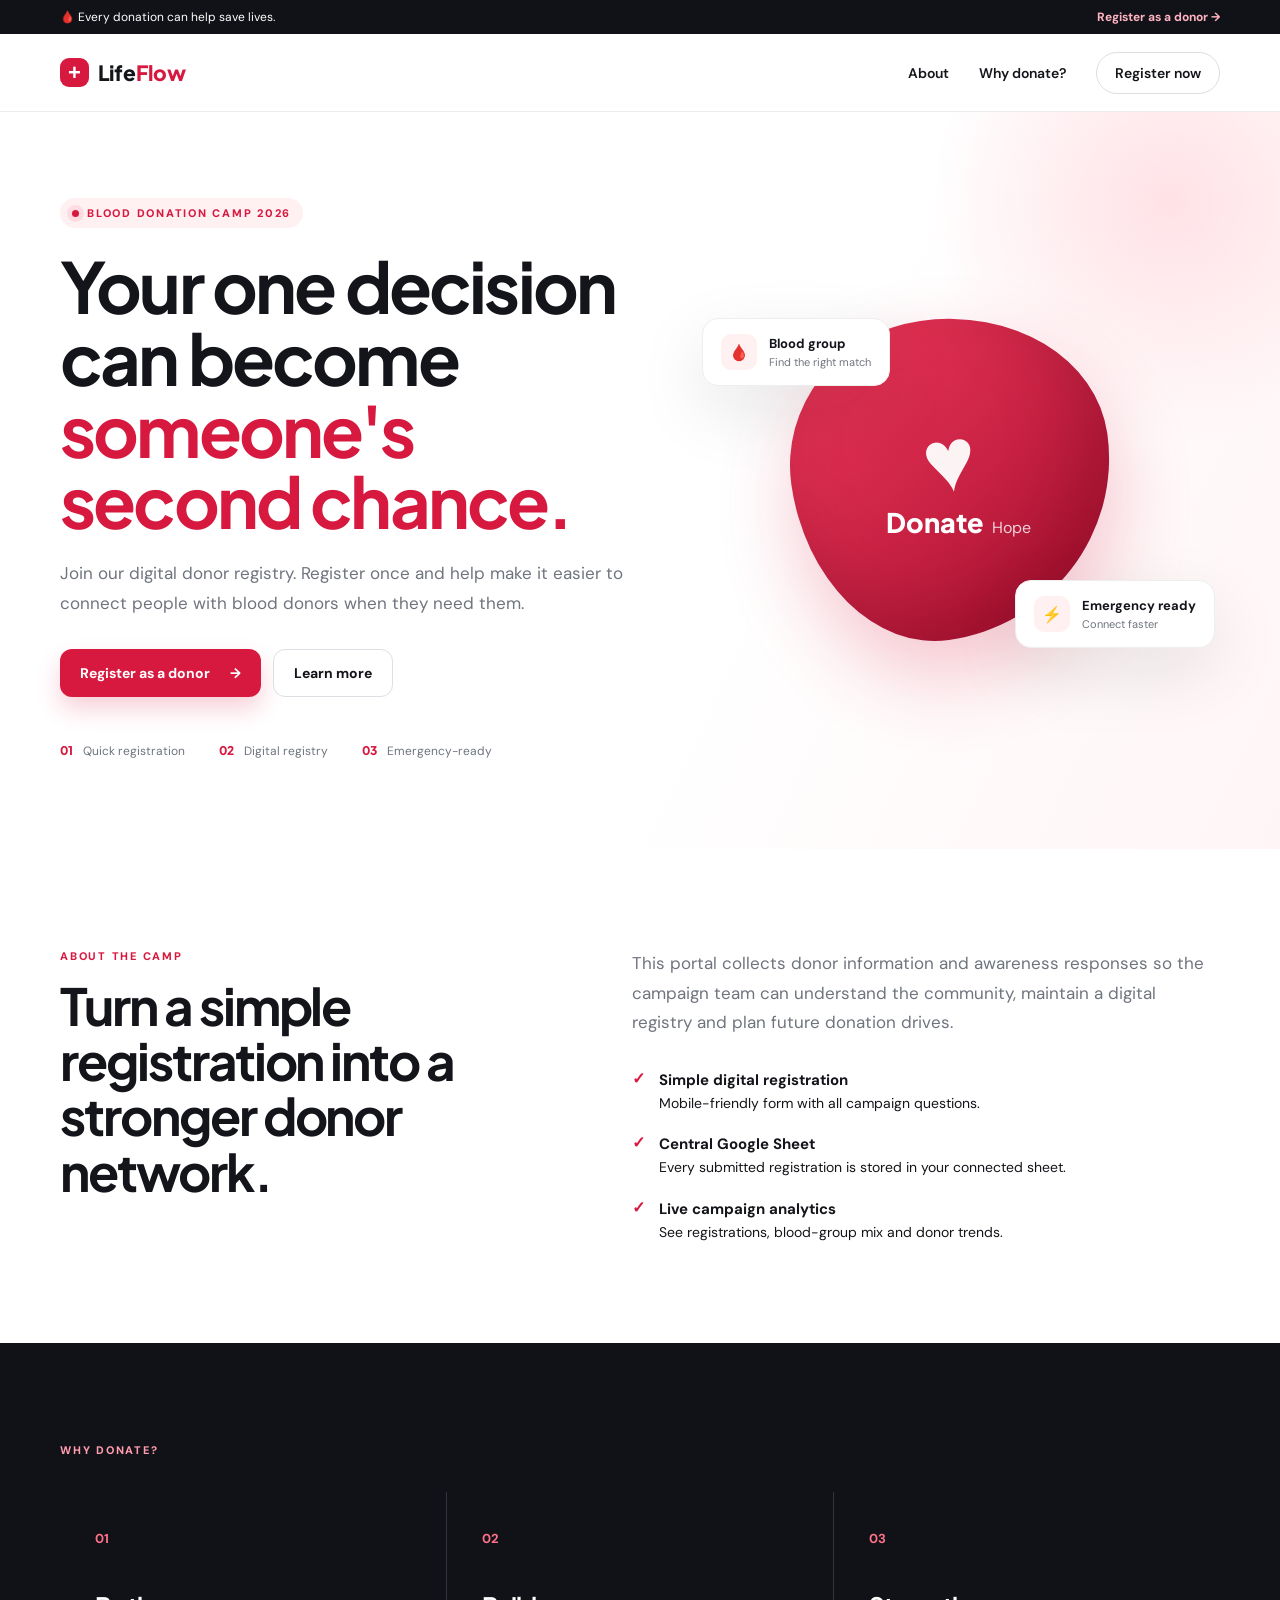
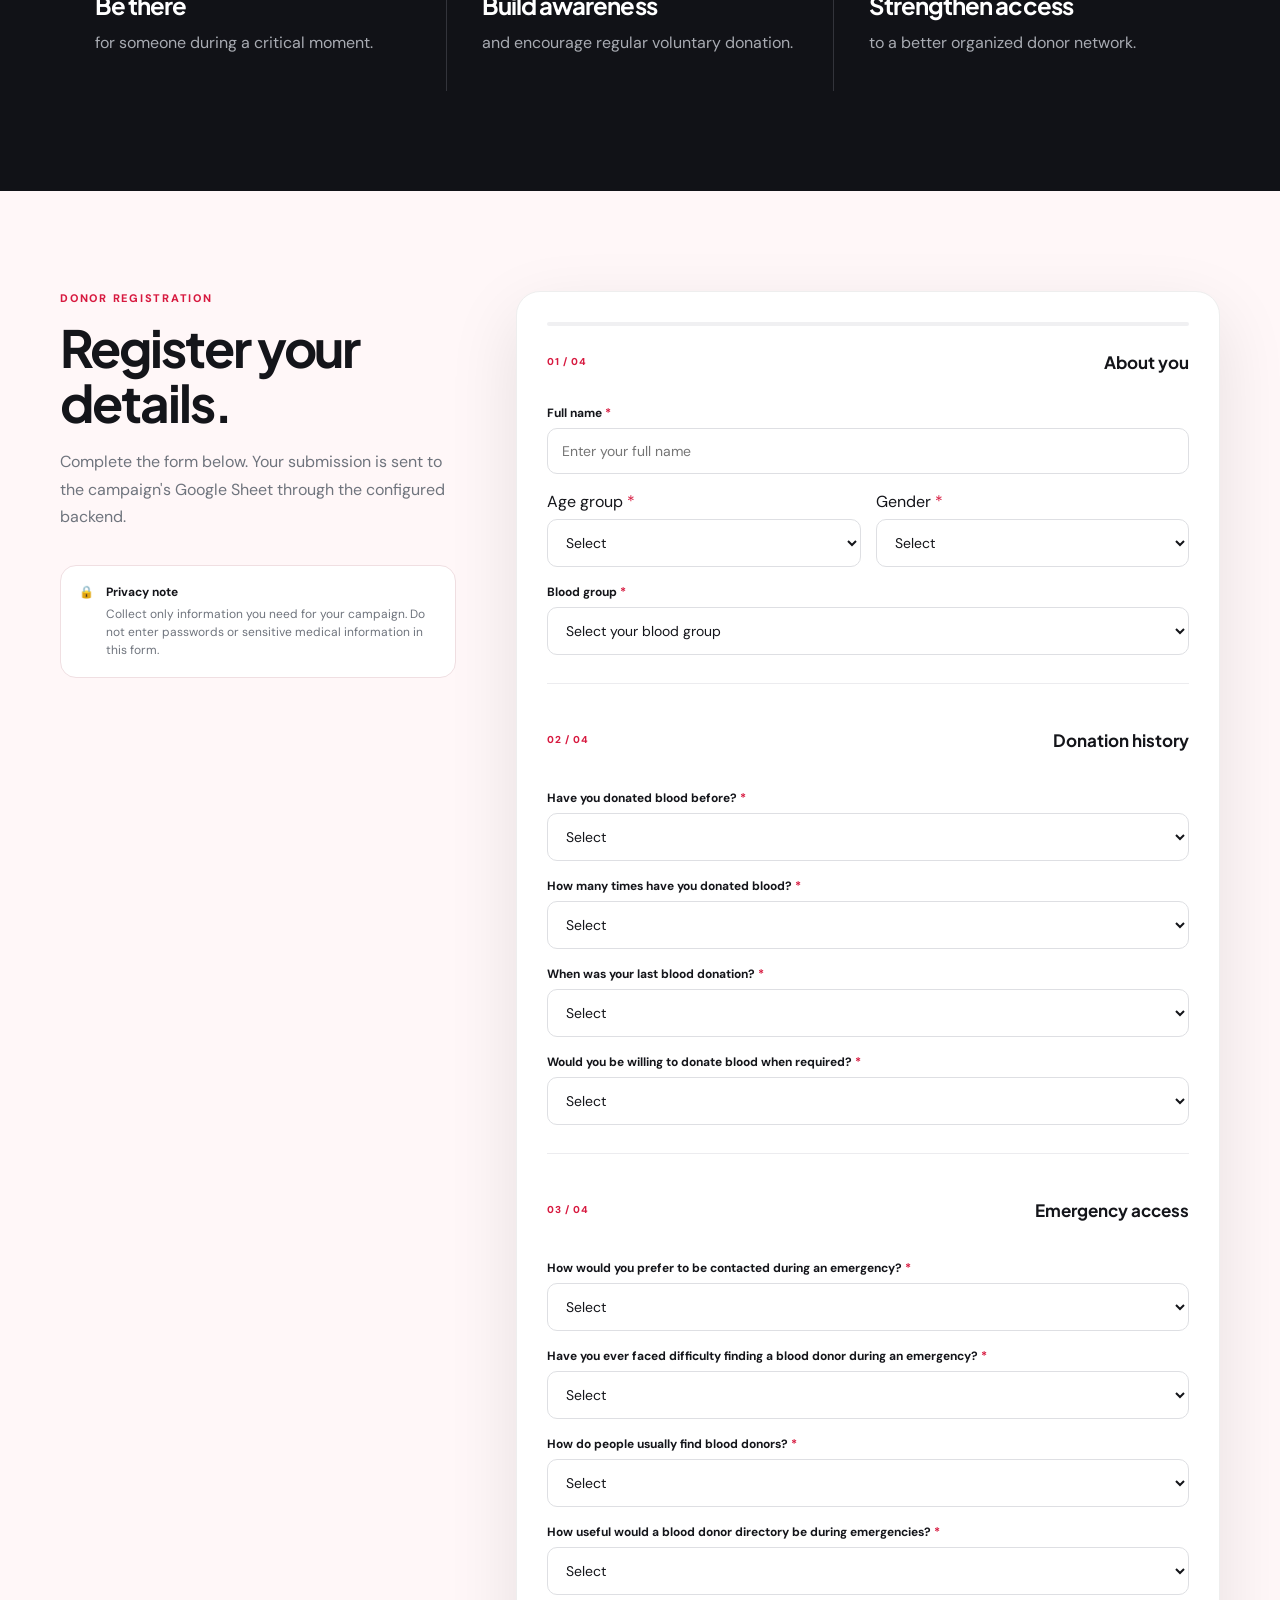
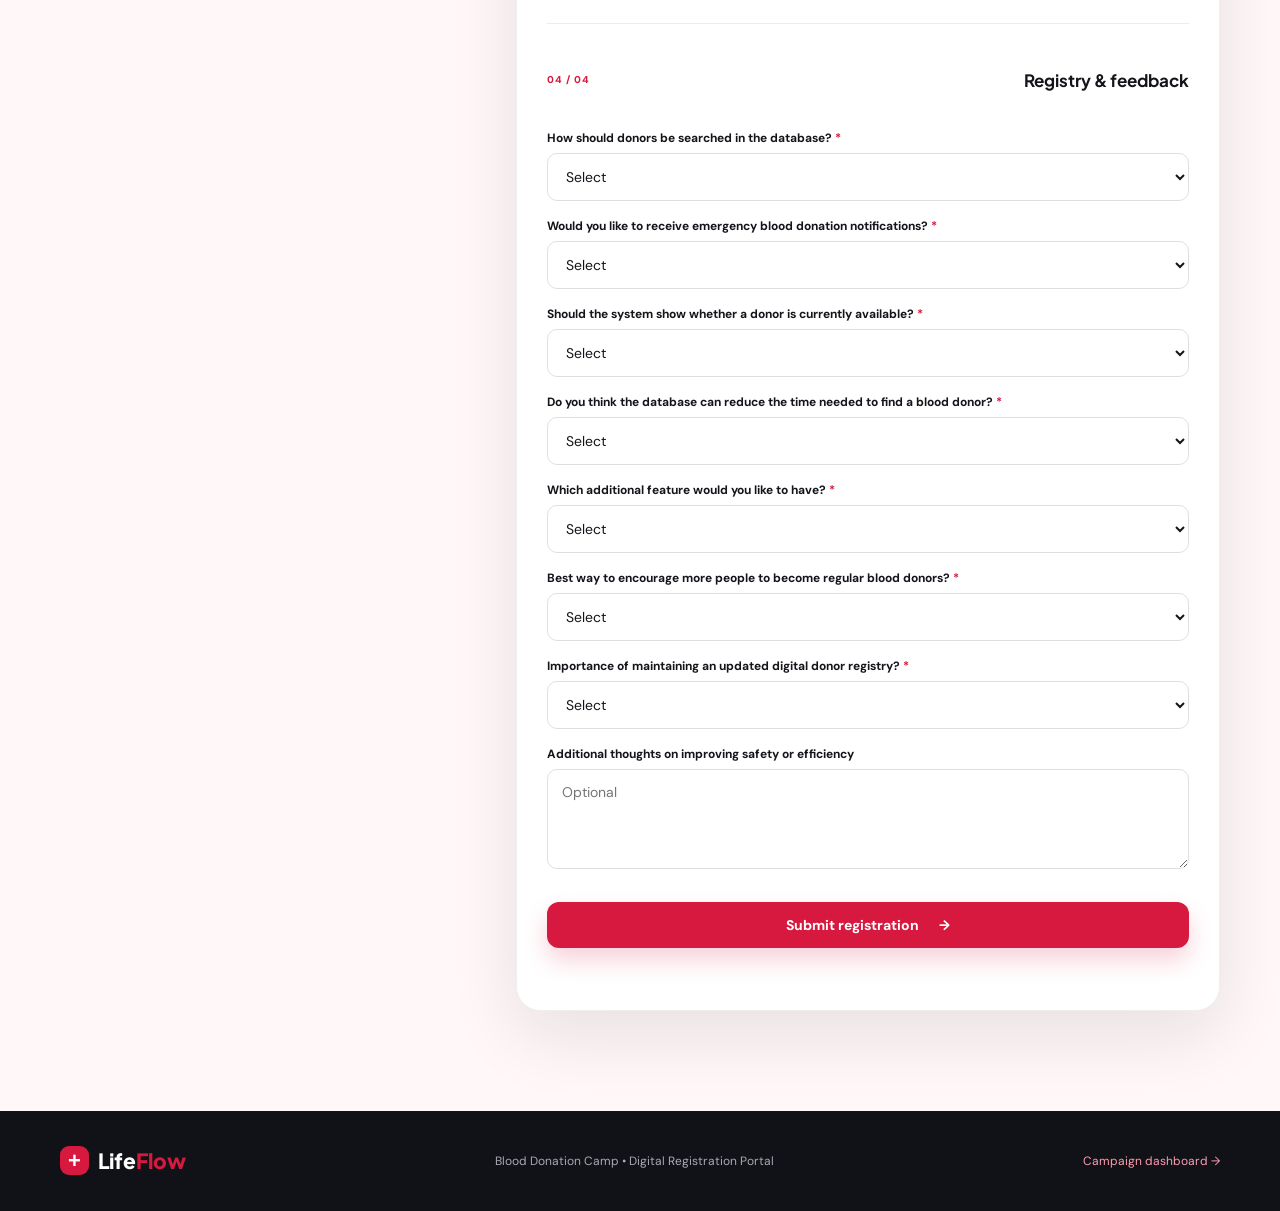
<file: index.html>
<!DOCTYPE html>
<html lang="en">
<head>
  <meta charset="UTF-8">
  <meta name="viewport" content="width=device-width, initial-scale=1.0">
  <meta name="description" content="Blood Donation Camp registration and donor awareness portal.">
  <title>LifeFlow — Blood Donation Camp</title>
  <link rel="preconnect" href="https://fonts.googleapis.com">
  <link rel="preconnect" href="https://fonts.gstatic.com" crossorigin>
  <link href="https://fonts.googleapis.com/css2?family=DM+Sans:wght@400;500;600;700&family=Plus+Jakarta+Sans:wght@600;700;800&display=swap" rel="stylesheet">
  <link rel="stylesheet" href="styles.css">
  <link rel="icon" href="data:image/svg+xml,<svg xmlns='http://www.w3.org/2000/svg' viewBox='0 0 100 100'><text y='.9em' font-size='90'>🩸</text></svg>">
</head>
<body>
  <div class="topbar">
    <div class="container topbar-inner">
      <span>🩸 Every donation can help save lives.</span>
      <a href="#register">Register as a donor →</a>
    </div>
  </div>

  <header class="nav">
    <div class="container nav-inner">
      <a class="brand" href="#">
        <span class="brand-mark">+</span>
        <span>Life<span>Flow</span></span>
      </a>
      <nav>
        <a href="#about">About</a>
        <a href="#why">Why donate?</a>
        <a href="#register" class="nav-cta">Register now</a>
      </nav>
      <button class="menu-btn" aria-label="Open menu">☰</button>
    </div>
  </header>

  <main>
    <section class="hero">
      <div class="hero-glow"></div>
      <div class="container hero-grid">
        <div class="hero-copy">
          <div class="eyebrow"><span class="pulse"></span> BLOOD DONATION CAMP 2026</div>
          <h1>Your one decision can become <em>someone's second chance.</em></h1>
          <p>Join our digital donor registry. Register once and help make it easier to connect people with blood donors when they need them.</p>
          <div class="hero-actions">
            <a href="#register" class="btn btn-primary">Register as a donor <span>→</span></a>
            <a href="#about" class="btn btn-ghost">Learn more</a>
          </div>
          <div class="trust-row">
            <div><strong>01</strong><span>Quick registration</span></div>
            <div><strong>02</strong><span>Digital registry</span></div>
            <div><strong>03</strong><span>Emergency-ready</span></div>
          </div>
        </div>
        <div class="hero-card-wrap">
          <div class="blood-orb">
            <div class="orb-drop">♥</div>
            <div class="orb-text"><b>Donate</b><span>Hope</span></div>
          </div>
          <div class="floating-card card-one"><span class="mini-icon">🩸</span><div><b>Blood group</b><small>Find the right match</small></div></div>
          <div class="floating-card card-two"><span class="mini-icon">⚡</span><div><b>Emergency ready</b><small>Connect faster</small></div></div>
        </div>
      </div>
    </section>

    <section id="about" class="section about">
      <div class="container two-col">
        <div>
          <div class="section-label">ABOUT THE CAMP</div>
          <h2>Turn a simple registration into a stronger donor network.</h2>
        </div>
        <div>
          <p class="lead">This portal collects donor information and awareness responses so the campaign team can understand the community, maintain a digital registry and plan future donation drives.</p>
          <div class="feature-list">
            <div><span>✓</span><p><b>Simple digital registration</b><br>Mobile-friendly form with all campaign questions.</p></div>
            <div><span>✓</span><p><b>Central Google Sheet</b><br>Every submitted registration is stored in your connected sheet.</p></div>
            <div><span>✓</span><p><b>Live campaign analytics</b><br>See registrations, blood-group mix and donor trends.</p></div>
          </div>
        </div>
      </div>
    </section>

    <section id="why" class="section why">
      <div class="container">
        <div class="section-label">WHY DONATE?</div>
        <div class="stats-strip">
          <div><strong>01</strong><h3>Be there</h3><p>for someone during a critical moment.</p></div>
          <div><strong>02</strong><h3>Build awareness</h3><p>and encourage regular voluntary donation.</p></div>
          <div><strong>03</strong><h3>Strengthen access</h3><p>to a better organized donor network.</p></div>
        </div>
      </div>
    </section>

    <section id="register" class="section register">
      <div class="container register-grid">
        <div class="register-intro">
          <div class="section-label">DONOR REGISTRATION</div>
          <h2>Register your details.</h2>
          <p>Complete the form below. Your submission is sent to the campaign's Google Sheet through the configured backend.</p>
          <div class="privacy-note"><span>🔒</span><div><b>Privacy note</b><p>Collect only information you need for your campaign. Do not enter passwords or sensitive medical information in this form.</p></div></div>
        </div>

        <form id="donorForm" class="form-card" method="POST" target="submitFrame">
          <div class="form-progress"><span id="progressBar"></span></div>
          <div class="form-head"><span>01 / 04</span><b>About you</b></div>

          <div class="form-section">
            <label>Full name <span>*</span><input name="fullName" required maxlength="100" placeholder="Enter your full name"></label>
            <div class="form-row">
              <label>Age group <span>*</span>
                <select name="ageGroup" required>
                  <option value="">Select</option><option>Below 18</option><option>18–25</option><option>26–35</option><option>Above 35</option>
                </select>
              </label>
              <label>Gender <span>*</span>
                <select name="gender" required>
                  <option value="">Select</option><option>Male</option><option>Female</option><option>Other</option><option>Prefer not to say</option>
                </select>
              </label>
            </div>
            <label>Blood group <span>*</span>
              <select name="bloodGroup" required>
                <option value="">Select your blood group</option><option>A+</option><option>A-</option><option>B+</option><option>B-</option><option>AB+</option><option>AB-</option></option><option>O+</option><option>O-</option><option>Don't know</option>
              </select>
            </label>
          </div>

          <div class="form-section">
            <div class="form-head"><span>02 / 04</span><b>Donation history</b></div>
            <label>Have you donated blood before? <span>*</span>
              <select name="donatedBefore" required><option value="">Select</option><option>Yes</option><option>No</option></select>
            </label>
            <label>How many times have you donated blood? <span>*</span>
              <select name="donationCount" required><option value="">Select</option><option>Never</option><option>1-2 times</option><option>3-5 times</option><option>More than 5 times</option></select>
            </label>
            <label>When was your last blood donation? <span>*</span>
              <select name="lastDonation" required><option value="">Select</option><option>Within 3 months</option><option>3-6 months ago</option><option>6-12 months ago</option><option>More than 1 year ago</option><option>Never donated</option></select>
            </label>
            <label>Would you be willing to donate blood when required? <span>*</span>
              <select name="willing" required><option value="">Select</option><option>Yes</option><option>No</option><option>Maybe</option></select>
            </label>
          </div>

          <div class="form-section">
            <div class="form-head"><span>03 / 04</span><b>Emergency access</b></div>
            <label>How would you prefer to be contacted during an emergency? <span>*</span>
              <select name="contactPreference" required><option value="">Select</option><option>Phone call</option><option>SMS</option><option>Email</option><option>App notification</option></select>
            </label>
            <label>Have you ever faced difficulty finding a blood donor during an emergency? <span>*</span>
              <select name="emergencyDifficulty" required><option value="">Select</option><option>Yes</option><option>No</option><option>Not sure</option></select>
            </label>
            <label>How do people usually find blood donors? <span>*</span>
              <select name="findDonors" required><option value="">Select</option><option>Friends and relatives</option><option>Hospitals</option><option>Social media</option><option>Blood banks</option><option>All of the above</option></select>
            </label>
            <label>How useful would a blood donor directory be during emergencies? <span>*</span>
              <select name="directoryUseful" required><option value="">Select</option><option>Very useful</option><option>Useful</option><option>Slightly useful</option><option>Not useful</option></select>
            </label>
          </div>

          <div class="form-section">
            <div class="form-head"><span>04 / 04</span><b>Registry & feedback</b></div>
            <label>How should donors be searched in the database? <span>*</span>
              <select name="searchMethod" required><option value="">Select</option><option>Blood group</option><option>Location</option><option>Availability</option><option>Blood group + location</option></select>
            </label>
            <label>Would you like to receive emergency blood donation notifications? <span>*</span>
              <select name="emergencyNotifications" required><option value="">Select</option><option>Yes</option><option>No</option><option>Maybe</option></select>
            </label>
            <label>Should the system show whether a donor is currently available? <span>*</span>
              <select name="showAvailability" required><option value="">Select</option><option>Yes</option><option>No</option><option>Maybe</option></select>
            </label>
            <label>Do you think the database can reduce the time needed to find a blood donor? <span>*</span>
              <select name="reduceTime" required><option value="">Select</option><option>Yes</option><option>No</option><option>Not sure</option></select>
            </label>
            <label>Which additional feature would you like to have? <span>*</span>
              <select name="additionalFeature" required><option value="">Select</option><option>Emergency alerts</option><option>Location tracking</option><option>Donor history</option><option>Hospital/blood-bank information</option><option>All of the above</option></select>
            </label>
            <label>Best way to encourage more people to become regular blood donors? <span>*</span>
              <select name="encouragement" required><option value="">Select</option><option>Public awareness campaigns</option><option>Incentives and rewards</option><option>Mobile donation drives</option><option>Better recognition for donors</option><option>Streamlined registration processes</option></select>
            </label>
            <label>Importance of maintaining an updated digital donor registry? <span>*</span>
              <select name="registryImportance" required><option value="">Select</option><option>Not important</option><option>1</option><option>2</option><option>3</option><option>4</option><option>5</option><option>Extremely important</option></select>
            </label>
            <label>Additional thoughts on improving safety or efficiency
              <textarea name="additionalThoughts" rows="4" maxlength="1000" placeholder="Optional"></textarea>
            </label>
          </div>

          <input type="text" name="website" class="honeypot" tabindex="-1" autocomplete="off">
          <input type="hidden" name="source" value="github-pages">
          <button class="btn btn-primary submit-btn" type="submit"><span id="submitText">Submit registration</span><span>→</span></button>
          <p class="form-message" id="formMessage" role="status"></p>
        </form>
        <iframe name="submitFrame" id="submitFrame" class="hidden-frame" title="Form submission"></iframe>
      </div>
    </section>
  </main>

  <footer>
    <div class="container footer-inner">
      <div class="brand"><span class="brand-mark">+</span><span>Life<span>Flow</span></span></div>
      <p>Blood Donation Camp • Digital Registration Portal</p>
      <a href="dashboard.html">Campaign dashboard →</a>
    </div>
  </footer>

  <script src="config.js"></script>
  <script src="app.js"></script>
</body>
</html>
</file>
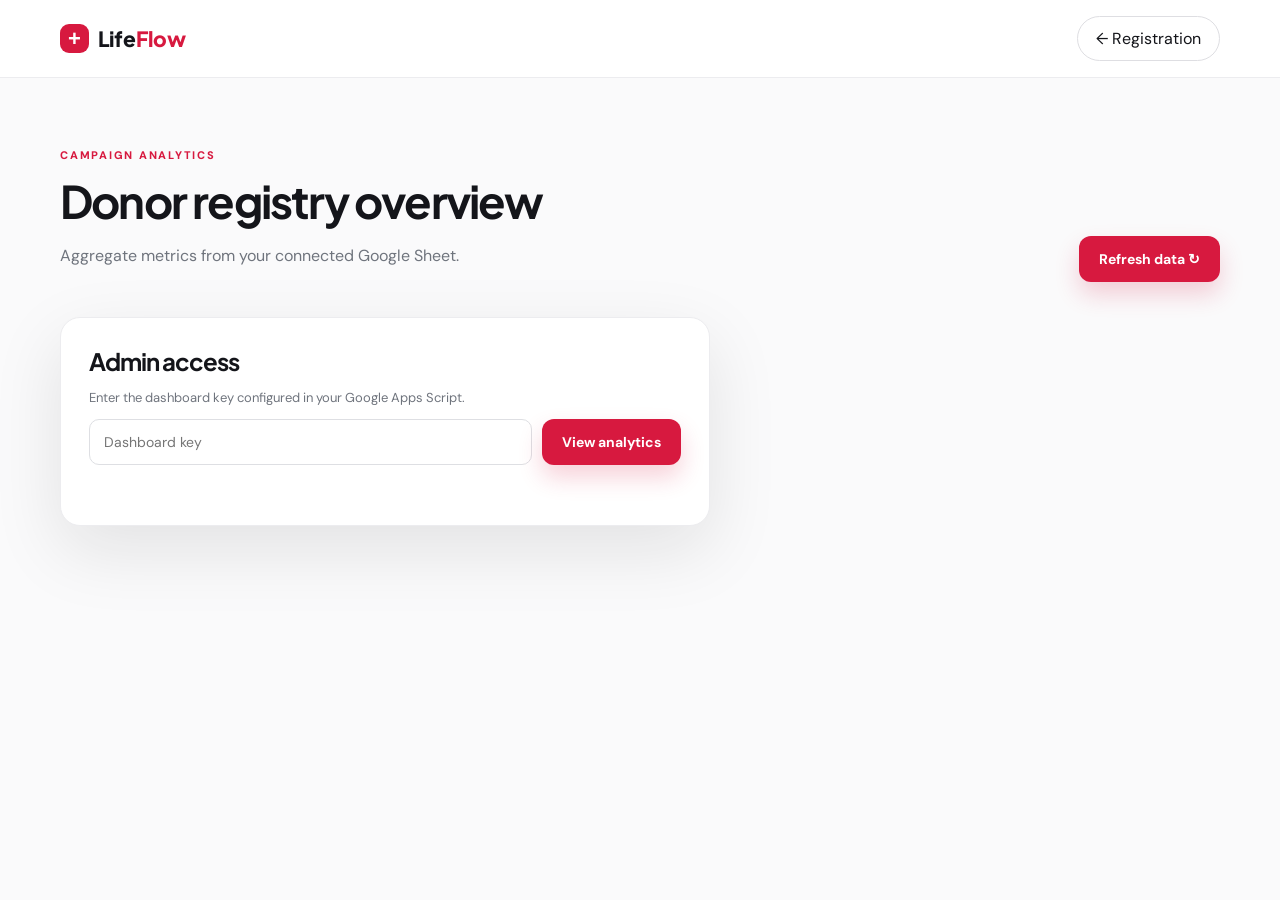
<file: dashboard.html>
<!DOCTYPE html>
<html lang="en">
<head>
  <meta charset="UTF-8">
  <meta name="viewport" content="width=device-width, initial-scale=1.0">
  <title>LifeFlow — Campaign Dashboard</title>
  <link rel="preconnect" href="https://fonts.googleapis.com">
  <link rel="preconnect" href="https://fonts.gstatic.com" crossorigin>
  <link href="https://fonts.googleapis.com/css2?family=DM+Sans:wght@400;500;600;700&family=Plus+Jakarta+Sans:wght@600;700;800&display=swap" rel="stylesheet">
  <link rel="stylesheet" href="styles.css">
</head>
<body class="dashboard-page">
<header class="nav">
  <div class="container nav-inner">
    <a class="brand" href="index.html"><span class="brand-mark">+</span><span>Life<span>Flow</span></span></a>
    <a href="index.html" class="nav-cta">← Registration</a>
  </div>
</header>

<main class="dashboard">
  <div class="container">
    <div class="dashboard-heading">
      <div><div class="section-label">CAMPAIGN ANALYTICS</div><h1>Donor registry overview</h1><p>Aggregate metrics from your connected Google Sheet.</p></div>
      <button id="refreshBtn" class="btn btn-primary">Refresh data ↻</button>
    </div>

    <div id="loginCard" class="admin-login">
      <h2>Admin access</h2>
      <p>Enter the dashboard key configured in your Google Apps Script.</p>
      <div class="login-row"><input id="adminKey" type="password" placeholder="Dashboard key"><button id="loginBtn" class="btn btn-primary">View analytics</button></div>
      <p id="loginMessage" class="form-message"></p>
    </div>

    <div id="analytics" class="hidden">
      <div class="metric-grid">
        <div class="metric-card"><span>Total registrations</span><strong id="mTotal">—</strong><small>All submitted records</small></div>
        <div class="metric-card"><span>Willing donors</span><strong id="mWilling">—</strong><small>Answered “Yes”</small></div>
        <div class="metric-card"><span>Emergency-ready</span><strong id="mEmergency">—</strong><small>Wants emergency notifications</small></div>
        <div class="metric-card"><span>Digital registry value</span><strong id="mImportance">—</strong><small>Average 1–5 score*</small></div>
      </div>

      <div class="analytics-grid">
        <div class="analytics-card"><div class="card-title"><h2>Blood-group mix</h2><span>Responses</span></div><div id="bloodChart" class="bar-chart"></div></div>
        <div class="analytics-card"><div class="card-title"><h2>Age groups</h2><span>Registrations</span></div><div id="ageChart" class="bar-chart"></div></div>
        <div class="analytics-card"><div class="card-title"><h2>Donation history</h2><span>Responses</span></div><div id="historyChart" class="bar-chart"></div></div>
        <div class="analytics-card"><div class="card-title"><h2>Emergency directory value</h2><span>Responses</span></div><div id="usefulChart" class="bar-chart"></div></div>
      </div>
      <p class="dashboard-note">* The form's registry-importance question includes “Not important”, 1–5, and “Extremely important”; only numeric 1–5 responses are averaged.</p>
    </div>
  </div>
</main>
<script src="config.js"></script>
<script src="dashboard.js"></script>
</body>
</html>
</file>
<file: styles.css>
:root{
  --red:#d7193f;--red-dark:#a80f2d;--ink:#14151a;--muted:#6f747d;--paper:#fff;
  --soft:#fff6f7;--line:#ececef;--dark:#111217;--green:#15835b;--shadow:0 24px 70px rgba(23,17,20,.10)
}
*{box-sizing:border-box}html{scroll-behavior:smooth}body{margin:0;color:var(--ink);background:#fff;font-family:"DM Sans",sans-serif}
h1,h2,h3{font-family:"Plus Jakarta Sans",sans-serif;margin:0;letter-spacing:-.04em}a{text-decoration:none;color:inherit}.container{width:min(1160px,92%);margin:auto}
.topbar{background:var(--dark);color:#fff;font-size:12px}.topbar-inner{min-height:34px;display:flex;align-items:center;justify-content:space-between}.topbar a{color:#ffb4c2;font-weight:700}
.nav{height:78px;display:flex;align-items:center;background:#fff;border-bottom:1px solid var(--line);position:sticky;top:0;z-index:20}.nav-inner{display:flex;align-items:center;justify-content:space-between}.brand{display:flex;align-items:center;gap:9px;font:800 21px "Plus Jakarta Sans"}.brand>span:last-child>span{color:var(--red)}
.brand-mark{display:grid;place-items:center;width:29px;height:29px;background:var(--red);color:#fff;border-radius:9px;font:bold 22px Arial}.nav nav{display:flex;align-items:center;gap:30px;font-size:14px;font-weight:600}.nav-cta{padding:11px 18px;border:1px solid #dedee2;border-radius:999px}.menu-btn{display:none;border:0;background:none;font-size:25px}
.hero{position:relative;overflow:hidden;background:linear-gradient(115deg,#fff 0%,#fff 58%,#fff5f6 100%);padding:86px 0 90px}.hero-glow{position:absolute;width:500px;height:500px;border-radius:50%;right:-140px;top:-160px;background:radial-gradient(circle,#ffdbe1,transparent 68%);opacity:.8}.hero-grid{display:grid;grid-template-columns:1.03fr .97fr;gap:55px;align-items:center;position:relative}
.eyebrow,.section-label{font-size:11px;font-weight:800;letter-spacing:.16em;color:var(--red)}.eyebrow{display:inline-flex;align-items:center;gap:8px;background:#fff0f2;padding:8px 12px;border-radius:999px}.pulse{width:7px;height:7px;background:var(--red);border-radius:50%;box-shadow:0 0 0 5px #ffdce2}
.hero h1{font-size:clamp(42px,5.5vw,74px);line-height:1.02;margin:22px 0}.hero h1 em{font-style:normal;color:var(--red)}.hero-copy>p{font-size:17px;line-height:1.75;color:var(--muted);max-width:610px}.hero-actions{display:flex;gap:12px;margin-top:30px}.btn{border:0;cursor:pointer;border-radius:12px;padding:14px 20px;font:700 14px "DM Sans";display:inline-flex;align-items:center;justify-content:center;gap:20px;transition:.2s}.btn-primary{background:var(--red);color:#fff;box-shadow:0 12px 25px rgba(215,25,63,.20)}.btn-primary:hover{background:var(--red-dark);transform:translateY(-1px)}.btn-ghost{border:1px solid #dddfe4;background:#fff}.trust-row{display:flex;gap:34px;margin-top:46px}.trust-row div{display:flex;gap:10px;align-items:center}.trust-row strong{font:800 12px "Plus Jakarta Sans";color:var(--red)}.trust-row span{font-size:12px;color:var(--muted)}
.hero-card-wrap{height:470px;position:relative;display:grid;place-items:center}.blood-orb{width:320px;height:320px;border-radius:47% 53% 58% 42% / 45% 43% 57% 55%;background:linear-gradient(145deg,#ef385b,#a70e2e);box-shadow:inset -20px -30px 70px rgba(83,0,20,.25),0 35px 80px rgba(215,25,63,.24);display:flex;flex-direction:column;align-items:center;justify-content:center;color:#fff;transform:rotate(-8deg)}.orb-drop{font-size:90px;line-height:1;opacity:.95}.orb-text{display:flex;gap:8px;align-items:baseline;transform:rotate(8deg)}.orb-text b{font:800 27px "Plus Jakarta Sans"}.orb-text span{font-size:16px;opacity:.8}.floating-card{position:absolute;background:#fff;border:1px solid #eee;box-shadow:var(--shadow);padding:15px 18px;border-radius:16px;display:flex;gap:12px;align-items:center}.floating-card b,.floating-card small{display:block}.floating-card b{font-size:13px}.floating-card small{font-size:11px;color:var(--muted);margin-top:3px}.mini-icon{width:36px;height:36px;border-radius:10px;background:#fff0f2;display:grid;place-items:center}.card-one{top:75px;left:18px}.card-two{bottom:65px;right:5px}
.section{padding:100px 0}.two-col{display:grid;grid-template-columns:.9fr 1.1fr;gap:90px}.section h2{font-size:clamp(34px,4vw,53px);line-height:1.08;margin-top:15px}.lead{font-size:17px;line-height:1.75;color:var(--muted);margin:0 0 30px}.feature-list{display:grid;gap:18px}.feature-list>div{display:flex;gap:14px}.feature-list span{flex:none;color:var(--red);font-weight:800}.feature-list p{margin:0;font-size:14px;line-height:1.6}.feature-list b{font-size:15px}
.why{background:var(--dark);color:#fff}.why .section-label{color:#ff9caf}.stats-strip{display:grid;grid-template-columns:repeat(3,1fr);gap:1px;margin-top:35px;background:#33343b}.stats-strip>div{background:var(--dark);padding:35px}.stats-strip strong{color:#ff7189;font-size:13px}.stats-strip h3{font-size:24px;margin:42px 0 10px}.stats-strip p{color:#a8abb2;margin:0;line-height:1.6}
.register{background:#fff7f8}.register-grid{display:grid;grid-template-columns:.72fr 1.28fr;gap:60px;align-items:start}.register-intro h2{margin-bottom:18px}.register-intro>p{color:var(--muted);line-height:1.7}.privacy-note{margin-top:35px;background:#fff;border:1px solid #f0dfe2;padding:18px;border-radius:16px;display:flex;gap:12px;font-size:12px}.privacy-note p{color:var(--muted);line-height:1.5;margin:5px 0 0}.form-card{background:#fff;padding:30px;border-radius:24px;box-shadow:var(--shadow);border:1px solid #eee}.form-progress{height:4px;background:#f0f0f2;border-radius:9px;overflow:hidden;margin-bottom:25px}.form-progress span{display:block;height:100%;width:0;background:var(--red);transition:.25s}.form-head{display:flex;justify-content:space-between;align-items:center;margin:10px 0 22px}.form-head span{font-size:10px;letter-spacing:.1em;color:var(--red);font-weight:800}.form-head b{font:700 17px "Plus Jakarta Sans"}.form-section{padding:10px 0 28px;border-bottom:1px solid var(--line);margin-bottom:25px;display:grid;gap:17px}.form-section:last-of-type{border-bottom:0;margin-bottom:0}.form-section>label{font-size:12px;font-weight:700}.form-section label>span{color:var(--red)}input,select,textarea{display:block;width:100%;border:1px solid #dedfe3;background:#fff;border-radius:10px;padding:13px 14px;margin-top:7px;font:14px "DM Sans";outline:none;color:var(--ink)}input:focus,select:focus,textarea:focus{border-color:#e25a73;box-shadow:0 0 0 3px #fff0f2}.form-row{display:grid;grid-template-columns:1fr 1fr;gap:15px}.submit-btn{width:100%;margin-top:5px}.submit-btn:disabled{opacity:.6;cursor:wait}.form-message{min-height:20px;font-size:12px;text-align:center;margin:12px 0 0;color:var(--muted)}.form-message.success{color:var(--green)}.form-message.error{color:var(--red)}.honeypot,.hidden-frame{display:none}
footer{background:var(--dark);color:#fff;padding:30px 0}.footer-inner{display:flex;align-items:center;justify-content:space-between;gap:20px}.footer-inner p{font-size:12px;color:#a8abb2}.footer-inner>a{font-size:12px;color:#ff9caf}
.dashboard{padding:70px 0 100px;background:#fafafb;min-height:calc(100vh - 78px)}.dashboard-heading{display:flex;justify-content:space-between;gap:25px;align-items:end;margin-bottom:35px}.dashboard-heading h1{font-size:45px;margin:10px 0}.dashboard-heading p{color:var(--muted)}.admin-login{background:#fff;border:1px solid var(--line);border-radius:20px;padding:28px;max-width:650px;box-shadow:var(--shadow)}.admin-login h2{font-size:24px}.admin-login>p{font-size:13px;color:var(--muted)}.login-row{display:flex;gap:10px}.login-row input{margin:0;flex:1}.hidden{display:none!important}.metric-grid{display:grid;grid-template-columns:repeat(4,1fr);gap:15px;margin-bottom:15px}.metric-card,.analytics-card{background:#fff;border:1px solid var(--line);border-radius:18px;padding:24px}.metric-card span,.metric-card small{display:block;color:var(--muted);font-size:12px}.metric-card strong{display:block;font:800 32px "Plus Jakarta Sans";margin:13px 0 7px}.analytics-grid{display:grid;grid-template-columns:1fr 1fr;gap:15px}.card-title{display:flex;justify-content:space-between;align-items:center;margin-bottom:20px}.card-title h2{font-size:19px}.card-title span{font-size:11px;color:var(--muted)}.bar-chart{display:grid;gap:14px}.bar-row{display:grid;gap:7px}.bar-label{display:flex;justify-content:space-between;font-size:12px}.bar-label b{color:var(--red)}.bar-track{height:8px;background:#f0f1f3;border-radius:9px;overflow:hidden}.bar-track i{height:100%;display:block;background:var(--red);border-radius:9px}.empty-state{font-size:13px;color:var(--muted)}.dashboard-note{font-size:11px;color:var(--muted);margin-top:20px}
@media(max-width:850px){.nav nav{display:none}.menu-btn{display:block}.hero{padding:55px 0}.hero-grid,.two-col,.register-grid{grid-template-columns:1fr;gap:45px}.hero-card-wrap{height:380px}.blood-orb{width:270px;height:270px}.card-one{left:0}.card-two{right:0}.section{padding:70px 0}.stats-strip,.metric-grid,.analytics-grid{grid-template-columns:1fr}.dashboard-heading{align-items:start;flex-direction:column}.footer-inner{flex-wrap:wrap}.topbar-inner{justify-content:center}.topbar-inner a{display:none}}
@media(max-width:520px){.hero h1{font-size:43px}.trust-row{gap:15px;flex-wrap:wrap}.hero-card-wrap{height:330px}.blood-orb{width:220px;height:220px}.orb-drop{font-size:65px}.orb-text b{font-size:21px}.floating-card{padding:11px}.form-card{padding:20px}.form-row{grid-template-columns:1fr}.login-row{flex-direction:column}}
</file>
